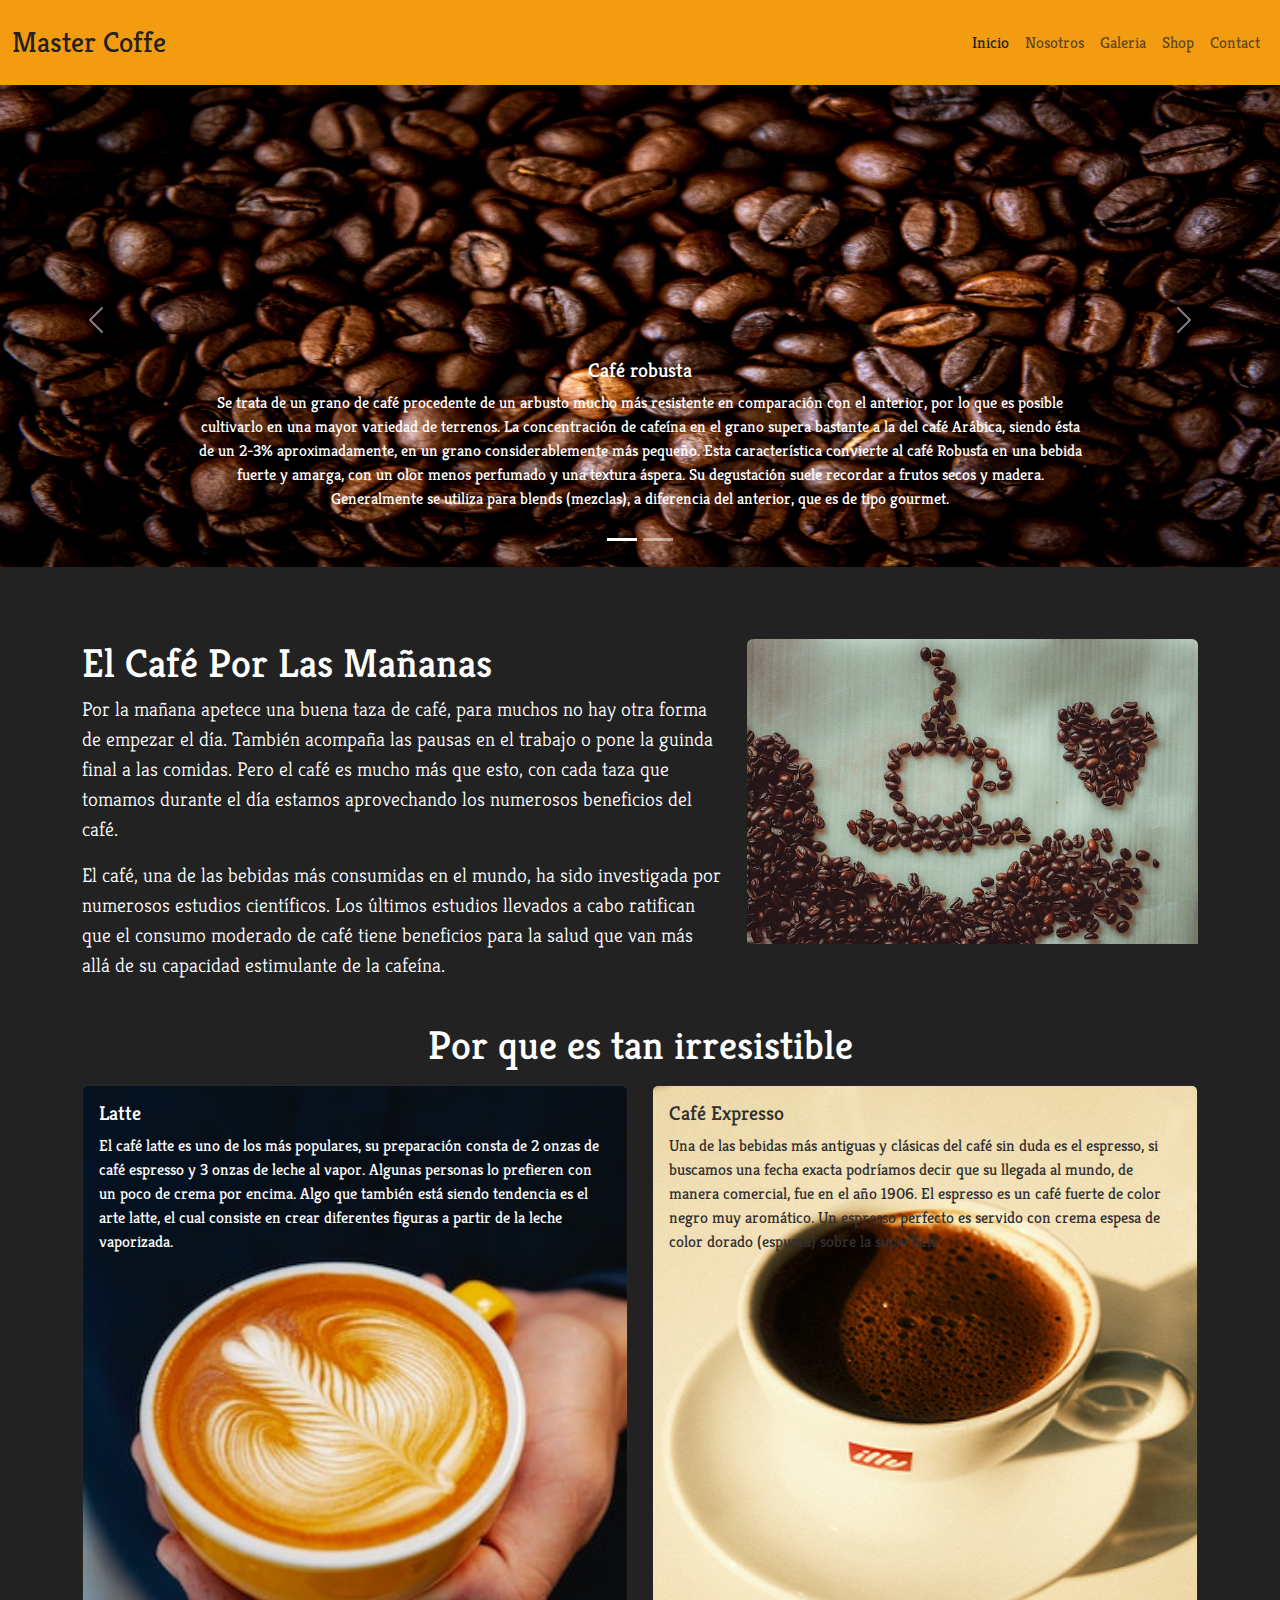
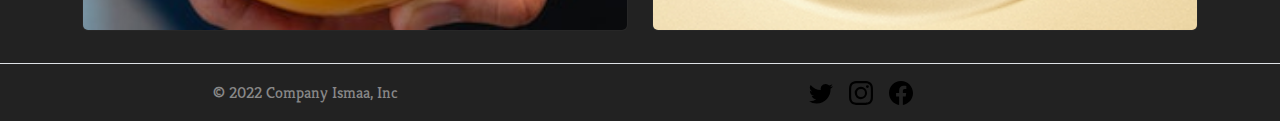
<file: index.html>
<!DOCTYPE html>
<html lang="es">
  <head>
    <meta charset="UTF-8" />
    <meta http-equiv="X-UA-Compatible" content="IE=edge" />
    <meta name="viewport" content="width=device-width, initial-scale=1.0" />
    <link rel="shortcut icon" href="images/pngwing.com.png" type="image/x-icon"/>
    <link rel="preconnect" href="https://fonts.googleapis.com">
    <link rel="preconnect" href="https://fonts.gstatic.com" crossorigin>
    <link href="https://fonts.googleapis.com/css2?family=Kreon:wght@300;400;500;600;700&display=swap" rel="stylesheet"> 
    <title>Inicio</title>
    <!--Bootstrap-->
    <link
      href="https://cdn.jsdelivr.net/npm/bootstrap@5.2.3/dist/css/bootstrap.min.css"
      rel="stylesheet"
      integrity="sha384-rbsA2VBKQhggwzxH7pPCaAqO46MgnOM80zW1RWuH61DGLwZJEdK2Kadq2F9CUG65"
      crossorigin="anonymous"/>
    <link rel="stylesheet" href="css/main.css" />
    <link rel="stylesheet" href="css/bootstrap.min.css" />
  </head>
  <body>
    <!--Iconos vectoriales-->
    <svg xmlns="http://www.w3.org/2000/svg" style="display: none;">      
      <symbol id="facebook" viewBox="0 0 16 16">
        <path d="M16 8.049c0-4.446-3.582-8.05-8-8.05C3.58 0-.002 3.603-.002 8.05c0 4.017 2.926 7.347 6.75 7.951v-5.625h-2.03V8.05H6.75V6.275c0-2.017 1.195-3.131 3.022-3.131.876 0 1.791.157 1.791.157v1.98h-1.009c-.993 0-1.303.621-1.303 1.258v1.51h2.218l-.354 2.326H9.25V16c3.824-.604 6.75-3.934 6.75-7.951z"/>
      </symbol>
      <symbol id="instagram" viewBox="0 0 16 16">
          <path d="M8 0C5.829 0 5.556.01 4.703.048 3.85.088 3.269.222 2.76.42a3.917 3.917 0 0 0-1.417.923A3.927 3.927 0 0 0 .42 2.76C.222 3.268.087 3.85.048 4.7.01 5.555 0 5.827 0 8.001c0 2.172.01 2.444.048 3.297.04.852.174 1.433.372 1.942.205.526.478.972.923 1.417.444.445.89.719 1.416.923.51.198 1.09.333 1.942.372C5.555 15.99 5.827 16 8 16s2.444-.01 3.298-.048c.851-.04 1.434-.174 1.943-.372a3.916 3.916 0 0 0 1.416-.923c.445-.445.718-.891.923-1.417.197-.509.332-1.09.372-1.942C15.99 10.445 16 10.173 16 8s-.01-2.445-.048-3.299c-.04-.851-.175-1.433-.372-1.941a3.926 3.926 0 0 0-.923-1.417A3.911 3.911 0 0 0 13.24.42c-.51-.198-1.092-.333-1.943-.372C10.443.01 10.172 0 7.998 0h.003zm-.717 1.442h.718c2.136 0 2.389.007 3.232.046.78.035 1.204.166 1.486.275.373.145.64.319.92.599.28.28.453.546.598.92.11.281.24.705.275 1.485.039.843.047 1.096.047 3.231s-.008 2.389-.047 3.232c-.035.78-.166 1.203-.275 1.485a2.47 2.47 0 0 1-.599.919c-.28.28-.546.453-.92.598-.28.11-.704.24-1.485.276-.843.038-1.096.047-3.232.047s-2.39-.009-3.233-.047c-.78-.036-1.203-.166-1.485-.276a2.478 2.478 0 0 1-.92-.598 2.48 2.48 0 0 1-.6-.92c-.109-.281-.24-.705-.275-1.485-.038-.843-.046-1.096-.046-3.233 0-2.136.008-2.388.046-3.231.036-.78.166-1.204.276-1.486.145-.373.319-.64.599-.92.28-.28.546-.453.92-.598.282-.11.705-.24 1.485-.276.738-.034 1.024-.044 2.515-.045v.002zm4.988 1.328a.96.96 0 1 0 0 1.92.96.96 0 0 0 0-1.92zm-4.27 1.122a4.109 4.109 0 1 0 0 8.217 4.109 4.109 0 0 0 0-8.217zm0 1.441a2.667 2.667 0 1 1 0 5.334 2.667 2.667 0 0 1 0-5.334z"/>
      </symbol>
      <symbol id="twitter" viewBox="0 0 16 16">
        <path d="M5.026 15c6.038 0 9.341-5.003 9.341-9.334 0-.14 0-.282-.006-.422A6.685 6.685 0 0 0 16 3.542a6.658 6.658 0 0 1-1.889.518 3.301 3.301 0 0 0 1.447-1.817 6.533 6.533 0 0 1-2.087.793A3.286 3.286 0 0 0 7.875 6.03a9.325 9.325 0 0 1-6.767-3.429 3.289 3.289 0 0 0 1.018 4.382A3.323 3.323 0 0 1 .64 6.575v.045a3.288 3.288 0 0 0 2.632 3.218 3.203 3.203 0 0 1-.865.115 3.23 3.23 0 0 1-.614-.057 3.283 3.283 0 0 0 3.067 2.277A6.588 6.588 0 0 1 .78 13.58a6.32 6.32 0 0 1-.78-.045A9.344 9.344 0 0 0 5.026 15z"/>
      </symbol>
    </svg>
    <!--Fin Iconos vectoriales-->

    <!--Inicio Navbar-->
    
    <div class="container-fluid menu">      
        <nav class="navbar navbar-expand-lg bg-warning fixed-top">
          <div class="container-fluid">
            <a class="navbar-brand" href="/index.html">Master Coffe</a>
            <button
              class="navbar-toggler"
              type="button"
              data-bs-toggle="collapse"
              data-bs-target="#navbarSupportedContent"
              aria-controls="navbarSupportedContent"
              aria-expanded="false"
              aria-label="Toggle navigation">
              <span class="navbar-toggler-icon"></span>
            </button>
            <div class="collapse navbar-collapse" id="navbarSupportedContent">
              <ul class="navbar-nav ms-auto mb-2 mb-lg-0">
                <li class="nav-item">
                  <a class="nav-link active" aria-current="page" href="index.html">Inicio</a>
                </li>
                <li class="nav-item">            
                  <a class="nav-link" href="pages/nosotros.html">Nosotros</a>
                </li>
                <li class="nav-item">            
                    <a class="nav-link" href="pages/galeria.html">Galeria</a>
                  </li>
                   <li class="nav-item">            
                    <a class="nav-link" href="pages/shop.html">Shop</a>
                  </li>
                  <li class="nav-item">            
                    <a class="nav-link" href="pages/contact.html">Contact</a>
                  </li>                             
                </li>
              </ul>
            </div>
          </div>
        </nav>      
    </div>
    <!--Fin de la navbar-->

    <!--Inicio slider-->
    <div
      id="carouselExampleCaptions"
      class="carousel slide"
      data-bs-ride="false">
      <div class="carousel-indicators">
        <button
          type="button"
          data-bs-target="#carouselExampleCaptions"
          data-bs-slide-to="0"
          class="active"
          aria-current="true"
          aria-label="Slide 1"
        ></button>
        <button
          type="button"
          data-bs-target="#carouselExampleCaptions"
          data-bs-slide-to="1"
          aria-label="Slide 2"
        ></button>
      </div>
      <div class="carousel-inner">
        <div class="carousel-item active">
          <img
            src="images/pexels-magda-ehlers-4098880.jpg"
            class="d-block w-100 img-fluid"/>
          <div class="carousel-caption d-none d-md-block">
            <h5>Café robusta</h5>
            <p>Se trata de un grano de café procedente de un arbusto mucho más resistente en comparación con el anterior, por lo que es posible cultivarlo en una mayor variedad de terrenos.
                La concentración de cafeína en el grano supera bastante a la del café Arábica, siendo ésta de un 2-3% aproximadamente, en un grano considerablemente más pequeño.
                Esta característica convierte al café Robusta en una bebida fuerte y amarga, con un olor menos perfumado y una textura áspera. Su degustación suele recordar a frutos secos y madera. Generalmente se utiliza para blends (mezclas), a diferencia del anterior, que es de tipo gourmet.</p>
          </div>
        </div>
        <div class="carousel-item">
          <img
            src="images/pexels-ave-calvar-martinez-4912395.jpg"
            class="d-block w-100 img-fluid"/>
          <div class="carousel-caption d-none d-md-block">
            <h5>Café arábica o arábigo</h5>
            <p>Es el tipo de grano que conquista hasta casi un 80% de la producción mundial, sin duda el rey de las tazas de café. Procedente del sur de Etiopía, en los primeros años de su cultivo únicamente se aprovechaban sus hojas para preparar té.

                La concentración de cafeína de estos granos, caracterizados por ser claros y grandes, es de un 1-1,5%, lo que supone un valor bajo. Su sabor es suave y agradable al paladar, que recuerda en ocasiones a aromas silvestres y frutos secos, incluso a toques ácidos. El café Arábica se considera de tipo gourmet.</p>
          </div>
        </div>
      </div>
      <button
        class="carousel-control-prev"
        type="button"
        data-bs-target="#carouselExampleCaptions"
        data-bs-slide="prev">
        <span class="carousel-control-prev-icon" aria-hidden="true"></span>
        <span class="visually-hidden">Previous</span>
      </button>
      <button
        class="carousel-control-next"
        type="button"
        data-bs-target="#carouselExampleCaptions"
        data-bs-slide="next">
        <span class="carousel-control-next-icon" aria-hidden="true"></span>
        <span class="visually-hidden">Next</span>
      </button>
    </div>
    <!--Fin del slider-->
    <!--Inicio contedorr-->

    <div class="container">
      <div class="row mt-5">
        <div class="col-12 col-md-7">
          <h2>El Café Por Las Mañanas</h2>
          <p class="lead">
            Por la mañana apetece una buena taza de café, para muchos no hay otra forma de empezar el día. También acompaña las pausas en el trabajo o pone la guinda final a las comidas. Pero el café es mucho más que esto, con cada taza que tomamos durante el día estamos aprovechando los numerosos beneficios del café.
          </p>
          <p class="lead">
            El café, una de las bebidas más consumidas en el mundo, ha sido investigada por numerosos estudios científicos. Los últimos estudios llevados a cabo ratifican que el consumo moderado de café tiene beneficios para la salud que van más allá de su capacidad estimulante de la cafeína.
          </p>          
        </div>
        <div class="col-12 col-md-5">
          <img
            src="images/pexels-samer-daboul-1005427.jpg"
            class="img-fluid rounded-top"/>
        </div>
      </div>
      <figure class="text-center">
        <blockquote class="blockquote">
            <h2 class="mt-4">Por que es tan irresistible</h2>
        </blockquote>        
      </figure>
      <div class="row">
        <div class="col-12 col-md-6">
            <div class="card text-bg-dark">
                <img src="images/pexels-tim-douglas-6205625(1).jpg" class="card-img">
                <div class="card-img-overlay">
                  <h5 class="card-title">Latte</h5>
                  <p class="card-text">El café latte es uno de los más populares, su preparación consta de 2 onzas de café espresso y 3 onzas de leche al vapor. Algunas personas lo prefieren con un poco de crema por encima.

                    Algo que también está siendo tendencia es el arte latte, el cual consiste en crear diferentes figuras a partir de la leche vaporizada.</p>
                  
                </div>
              </div>
        </div>
        <div class="col-12 col-md-6">
            <div class="card text-bg-dark">
                <img src="images/espresso.png" class="card-img">
                <div class="card-img-overlay">
                  <h5 class="card-title text-dark">Café Expresso</h5>
                  <p class="card-text text-dark">Una de las bebidas más antiguas y clásicas del café sin duda es el espresso, si buscamos una fecha exacta podríamos decir que su llegada al mundo, de manera comercial, fue en el año 1906.

                    El espresso es un café fuerte de color negro muy aromático. Un espresso perfecto es servido con crema espesa de color dorado (espuma) sobre la superficie.</p>                  
                </div>
              </div>
        </div>
    </div>      
 </div> 
 <!--Fin de contenedor-->     

    <!--Inicio footer-->
 
  <footer class="d-flex flex-wrap justify-content-center align-items-center py-3 my-2 border-top">
    <div class="col-md-4 d-flex align-items-center">      
      <span class="mb-3 mb-md-0 text-muted">&copy; 2022 Company Ismaa, Inc</span>
    </div>
    <ul class="nav col-md-4 justify-content-center list-unstyled d-flex">
      <li class="ms-3"><a class="text-muted" href="#"><svg class="bi" width="24" height="24"><use xlink:href="#twitter"/></svg></a></li>
      <li class="ms-3"><a class="text-muted" href="#"><svg class="bi" width="24" height="24"><use xlink:href="#instagram"/></svg></a></li>
      <li class="ms-3"><a class="text-muted" href="#"><svg class="bi" width="24" height="24"><use xlink:href="#facebook"/></svg></a></li>
    </ul>
  </footer>
  <!--Termina el footer-->

<script src="https://cdn.jsdelivr.net/npm/bootstrap@5.2.3/dist/js/bootstrap.bundle.min.js"
      integrity="sha384-kenU1KFdBIe4zVF0s0G1M5b4hcpxyD9F7jL+jjXkk+Q2h455rYXK/7HAuoJl+0I4"
      crossorigin="anonymous">
    </script>
  </body>
 
</html>
</file>
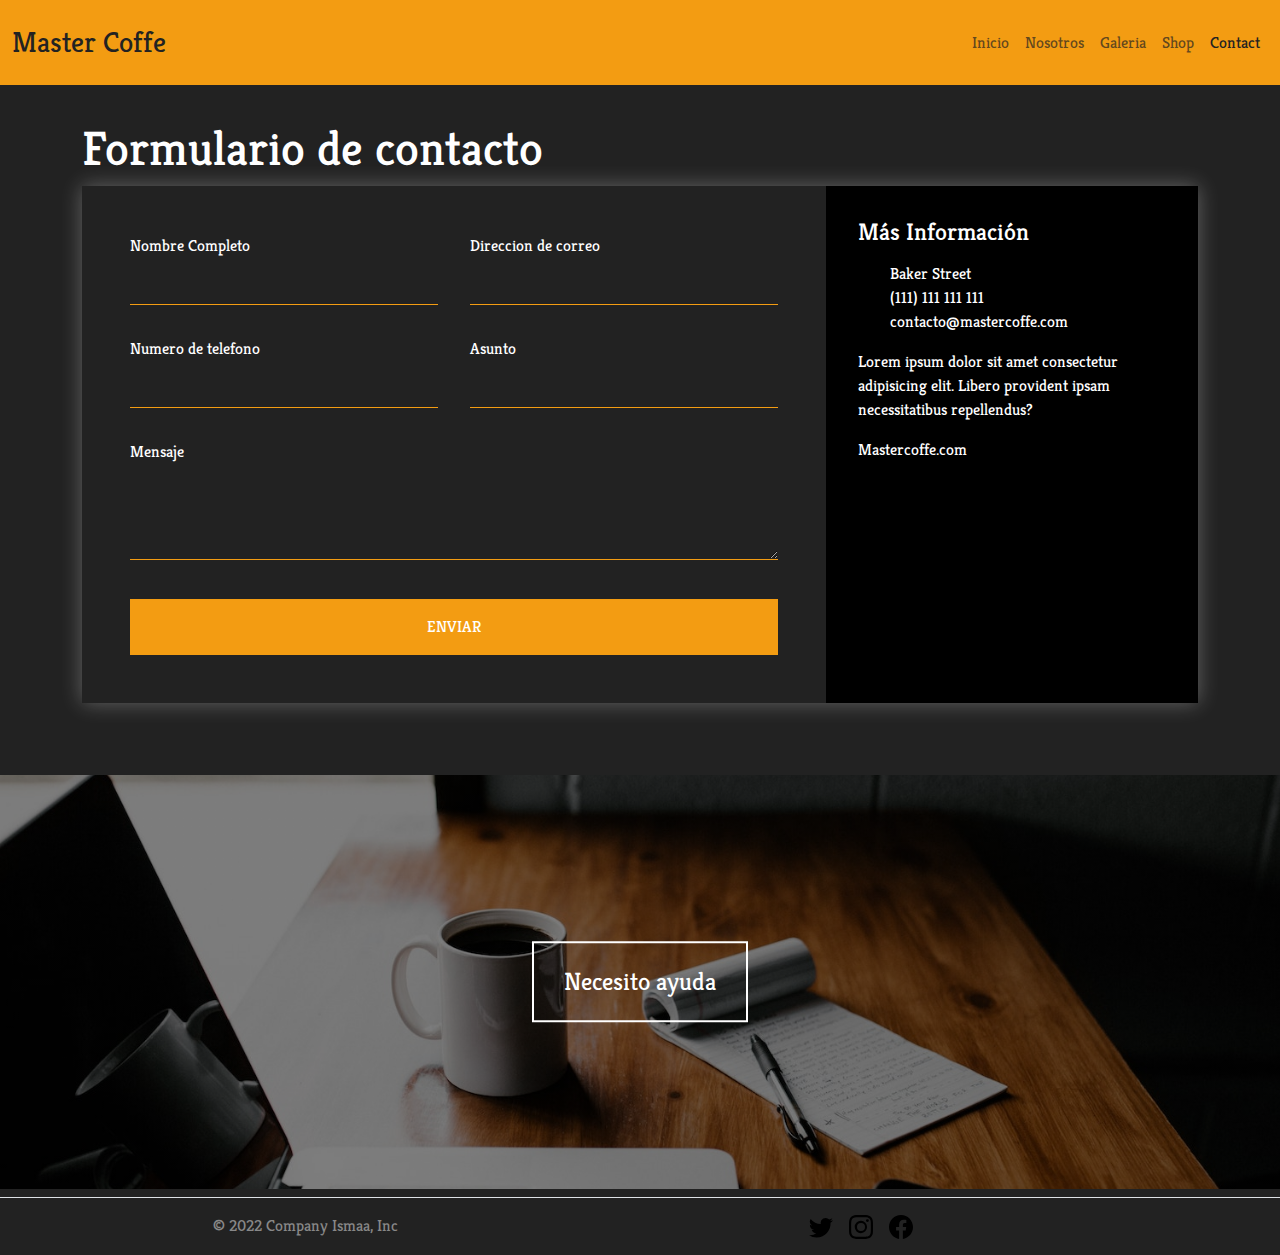
<file: pages/contact.html>
<!DOCTYPE html>
<html lang="es">
  <head>
    <meta charset="UTF-8" />
    <meta http-equiv="X-UA-Compatible" content="IE=edge" />
    <meta name="viewport" content="width=device-width, initial-scale=1.0" />
    <link rel="shortcut icon" href="../images/pngwing.com.png" type="image/x-icon"/>
    <link rel="preconnect" href="https://fonts.googleapis.com">
    <link rel="preconnect" href="https://fonts.gstatic.com" crossorigin>
    <link href="https://fonts.googleapis.com/css2?family=Kreon:wght@300;400;500;600;700&display=swap" rel="stylesheet"> 
    <link rel="stylesheet" href="https://cdnjs.cloudflare.com/ajax/libs/animate.css/3.7.0/animate.min.css">
    <link rel="stylesheet" href="https://use.fontawesome.com/releases/v5.8.1/css/all.css" integrity="sha384-50oBUHEmvpQ+1lW4y57PTFmhCaXp0ML5d60M1M7uH2+nqUivzIebhndOJK28anvf" crossorigin="anonymous">
    <title>Contact</title>
    <!--Bootstrap-->
    <link rel="stylesheet" href="https://cdn.jsdelivr.net/npm/bootstrap-icons@1.10.2/font/bootstrap-icons.css">
    <link
      href="https://cdn.jsdelivr.net/npm/bootstrap@5.2.3/dist/css/bootstrap.min.css"
      rel="stylesheet"
      integrity="sha384-rbsA2VBKQhggwzxH7pPCaAqO46MgnOM80zW1RWuH61DGLwZJEdK2Kadq2F9CUG65"
      crossorigin="anonymous"/>
    <link rel="stylesheet" href="../css/main.css" />
    <link rel="stylesheet" href="../css/bootstrap.min.css" />
  </head>
  <body>
    <!--Iconos vectoriales-->
    <svg xmlns="http://www.w3.org/2000/svg" style="display: none;">           
        <symbol id="facebook" viewBox="0 0 16 16">
          <path d="M16 8.049c0-4.446-3.582-8.05-8-8.05C3.58 0-.002 3.603-.002 8.05c0 4.017 2.926 7.347 6.75 7.951v-5.625h-2.03V8.05H6.75V6.275c0-2.017 1.195-3.131 3.022-3.131.876 0 1.791.157 1.791.157v1.98h-1.009c-.993 0-1.303.621-1.303 1.258v1.51h2.218l-.354 2.326H9.25V16c3.824-.604 6.75-3.934 6.75-7.951z"/>
        </symbol>
        <symbol id="instagram" viewBox="0 0 16 16">
            <path d="M8 0C5.829 0 5.556.01 4.703.048 3.85.088 3.269.222 2.76.42a3.917 3.917 0 0 0-1.417.923A3.927 3.927 0 0 0 .42 2.76C.222 3.268.087 3.85.048 4.7.01 5.555 0 5.827 0 8.001c0 2.172.01 2.444.048 3.297.04.852.174 1.433.372 1.942.205.526.478.972.923 1.417.444.445.89.719 1.416.923.51.198 1.09.333 1.942.372C5.555 15.99 5.827 16 8 16s2.444-.01 3.298-.048c.851-.04 1.434-.174 1.943-.372a3.916 3.916 0 0 0 1.416-.923c.445-.445.718-.891.923-1.417.197-.509.332-1.09.372-1.942C15.99 10.445 16 10.173 16 8s-.01-2.445-.048-3.299c-.04-.851-.175-1.433-.372-1.941a3.926 3.926 0 0 0-.923-1.417A3.911 3.911 0 0 0 13.24.42c-.51-.198-1.092-.333-1.943-.372C10.443.01 10.172 0 7.998 0h.003zm-.717 1.442h.718c2.136 0 2.389.007 3.232.046.78.035 1.204.166 1.486.275.373.145.64.319.92.599.28.28.453.546.598.92.11.281.24.705.275 1.485.039.843.047 1.096.047 3.231s-.008 2.389-.047 3.232c-.035.78-.166 1.203-.275 1.485a2.47 2.47 0 0 1-.599.919c-.28.28-.546.453-.92.598-.28.11-.704.24-1.485.276-.843.038-1.096.047-3.232.047s-2.39-.009-3.233-.047c-.78-.036-1.203-.166-1.485-.276a2.478 2.478 0 0 1-.92-.598 2.48 2.48 0 0 1-.6-.92c-.109-.281-.24-.705-.275-1.485-.038-.843-.046-1.096-.046-3.233 0-2.136.008-2.388.046-3.231.036-.78.166-1.204.276-1.486.145-.373.319-.64.599-.92.28-.28.546-.453.92-.598.282-.11.705-.24 1.485-.276.738-.034 1.024-.044 2.515-.045v.002zm4.988 1.328a.96.96 0 1 0 0 1.92.96.96 0 0 0 0-1.92zm-4.27 1.122a4.109 4.109 0 1 0 0 8.217 4.109 4.109 0 0 0 0-8.217zm0 1.441a2.667 2.667 0 1 1 0 5.334 2.667 2.667 0 0 1 0-5.334z"/>
        </symbol>
        <symbol id="twitter" viewBox="0 0 16 16">
          <path d="M5.026 15c6.038 0 9.341-5.003 9.341-9.334 0-.14 0-.282-.006-.422A6.685 6.685 0 0 0 16 3.542a6.658 6.658 0 0 1-1.889.518 3.301 3.301 0 0 0 1.447-1.817 6.533 6.533 0 0 1-2.087.793A3.286 3.286 0 0 0 7.875 6.03a9.325 9.325 0 0 1-6.767-3.429 3.289 3.289 0 0 0 1.018 4.382A3.323 3.323 0 0 1 .64 6.575v.045a3.288 3.288 0 0 0 2.632 3.218 3.203 3.203 0 0 1-.865.115 3.23 3.23 0 0 1-.614-.057 3.283 3.283 0 0 0 3.067 2.277A6.588 6.588 0 0 1 .78 13.58a6.32 6.32 0 0 1-.78-.045A9.344 9.344 0 0 0 5.026 15z"/>
        </symbol>
      </svg>
      <!--Fin Iconos vectoriales-->
  
      <!--Inicio Navbar-->
      <div class="container-fluid menu">      
        <nav class="navbar navbar-expand-lg bg-warning fixed-top">
          <div class="container-fluid">
            <a class="navbar-brand" href="../index.html">Master Coffe</a>
            <button
              class="navbar-toggler"
              type="button"
              data-bs-toggle="collapse"
              data-bs-target="#navbarSupportedContent"
              aria-controls="navbarSupportedContent"
              aria-expanded="false"
              aria-label="Toggle navigation">
              <span class="navbar-toggler-icon"></span>
            </button>
            <div class="collapse navbar-collapse" id="navbarSupportedContent">
              <ul class="navbar-nav ms-auto mb-2 mb-lg-0">
                <li class="nav-item">
                  <a class="nav-link" aria-current="page" href="../index.html">Inicio</a>
                </li>
                <li class="nav-item">            
                  <a class="nav-link" href="nosotros.html">Nosotros</a>
                </li>
                <li class="nav-item">            
                    <a class="nav-link" href="galeria.html">Galeria</a>
                  </li>
                   <li class="nav-item">            
                    <a class="nav-link" href="shop.html">Shop</a>
                  </li>
                  <li class="nav-item">            
                    <a class="nav-link active" href="contact.html">Contact</a>
                  </li>                                              
                </li>
              </ul>
            </div>
          </div>
        </nav>      
    </div>
      <!--Fin de la navbar-->
       
      <!-- Comienza Formulario de Contacto-->
      <div class="container mt-4 ">  

        <h1 class="logo">Formulario de contacto</h1>
        
        <div class="contact-wrapper animated bounceInUp">
            <div class="contact-form">
                
                <form action="">
                    <p>
                        <label>Nombre Completo</label>
                        <input type="text" name="fullname">
                    </p>
                    <p>
                        <label>Direccion de correo</label>
                        <input type="email" name="email">
                    </p>
                    <p>
                        <label>Numero de telefono</label>
                        <input type="tel" name="phone">
                    </p>
                    <p>
                        <label>Asunto</label>
                        <input type="text" name="affair">
                    </p>
                    <p class="block">
                       <label>Mensaje</label> 
                        <textarea name="message" rows="3"></textarea>
                    </p>
                    <p class="block">
                        <button>
                            Enviar
                        </button>
                    </p>
                </form>
            </div>
            <div class="contact-info">
                <h4>Más Información</h4>
                <ul>
                    <li><i class="fas fa-map-marker-alt"></i> Baker Street</li>
                    <li><i class="fas fa-phone"></i> (111) 111 111 111</li>
                    <li><i class="fas fa-envelope-open-text"></i> contacto@mastercoffe.com</li>
                </ul>
                <p>Lorem ipsum dolor sit amet consectetur adipisicing elit. Libero provident ipsam necessitatibus repellendus?</p>
                <p>Mastercoffe.com</p>
            </div>
        </div>

    </div>
      <!--Fin del formulario-->
      <!-- Imagen de fondo hero-->
      <div class="hero-image2 mt-5">
        <div class="hero-text2">                      
          <a class="boton" href="contact.html">Necesito ayuda</a>             
        </div>
      </div>
      <!--fin Imagen de fondo hero-->
      <!--Inicio footer--> 
  <footer class="d-flex flex-wrap justify-content-center align-items-center py-3 my-2 border-top">
    <div class="col-md-4 d-flex align-items-center">      
      <span class="mb-3 mb-md-0 text-muted">&copy; 2022 Company Ismaa, Inc</span>
    </div>
    <ul class="nav col-md-4 justify-content-center list-unstyled d-flex">
      <li class="ms-3"><a class="text-muted" href="#"><svg class="bi" width="24" height="24"><use xlink:href="#twitter"/></svg></a></li>
      <li class="ms-3"><a class="text-muted" href="#"><svg class="bi" width="24" height="24"><use xlink:href="#instagram"/></svg></a></li>
      <li class="ms-3"><a class="text-muted" href="#"><svg class="bi" width="24" height="24"><use xlink:href="#facebook"/></svg></a></li>
    </ul>
  </footer>
  <!--Termina el footer-->

<script src="https://cdn.jsdelivr.net/npm/bootstrap@5.2.3/dist/js/bootstrap.bundle.min.js"
      integrity="sha384-kenU1KFdBIe4zVF0s0G1M5b4hcpxyD9F7jL+jjXkk+Q2h455rYXK/7HAuoJl+0I4"
      crossorigin="anonymous">
    </script>
  </body>
</html>
</file>
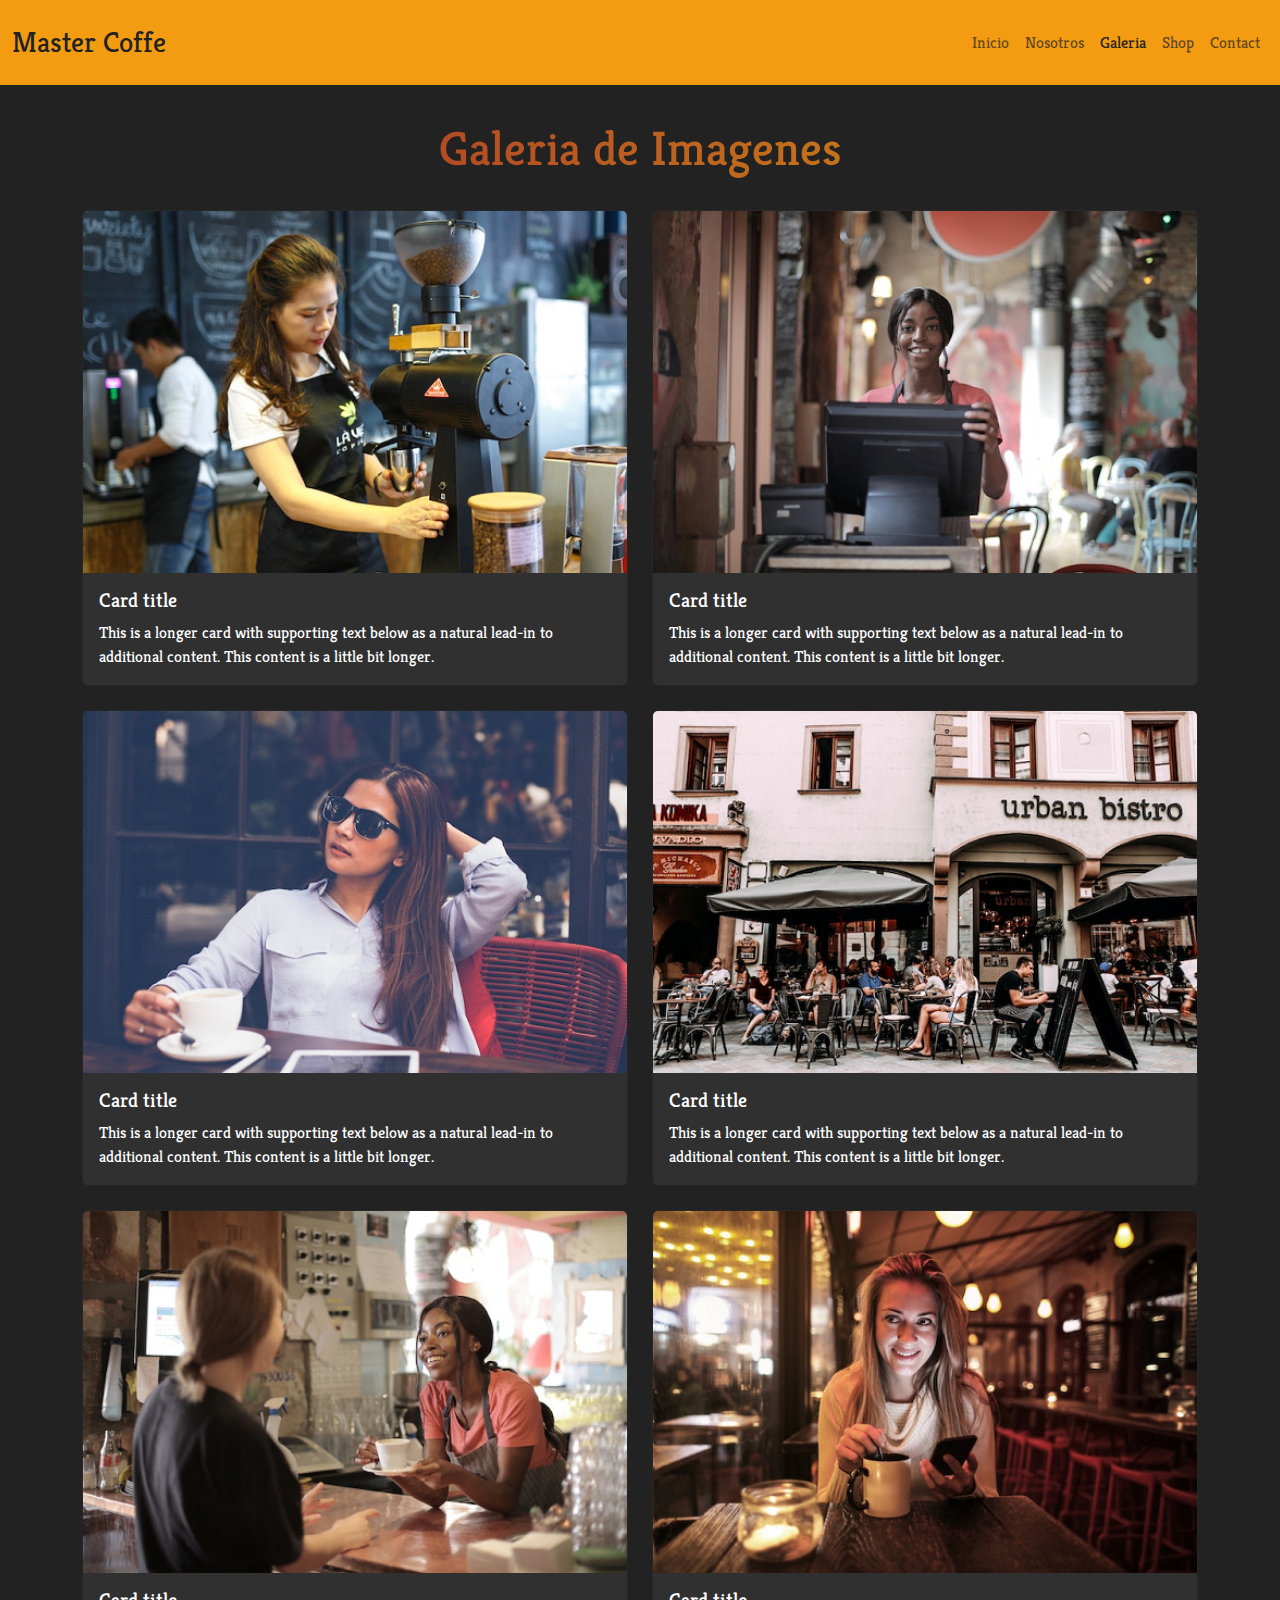
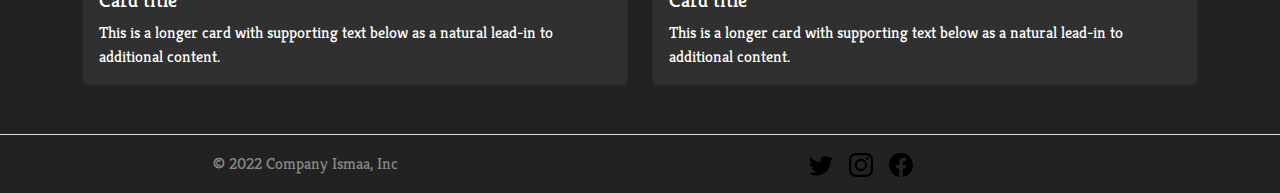
<file: pages/galeria.html>
<!DOCTYPE html>
<html lang="es">
  <head>
    <meta charset="UTF-8" />
    <meta http-equiv="X-UA-Compatible" content="IE=edge" />
    <meta name="viewport" content="width=device-width, initial-scale=1.0" />
    <link rel="shortcut icon" href="../images/pngwing.com.png" type="image/x-icon"/>
    <link rel="preconnect" href="https://fonts.googleapis.com">
    <link rel="preconnect" href="https://fonts.gstatic.com" crossorigin>
    <link href="https://fonts.googleapis.com/css2?family=Kreon:wght@300;400;500;600;700&display=swap" rel="stylesheet"> 
    <title>Galeria</title>
    <!--Bootstrap-->
    <link
      href="https://cdn.jsdelivr.net/npm/bootstrap@5.2.3/dist/css/bootstrap.min.css"
      rel="stylesheet"
      integrity="sha384-rbsA2VBKQhggwzxH7pPCaAqO46MgnOM80zW1RWuH61DGLwZJEdK2Kadq2F9CUG65"
      crossorigin="anonymous"/>
    <link rel="stylesheet" href="../css/main.css" />
    <link rel="stylesheet" href="../css/bootstrap.min.css" />
  </head>
  <body>
    <!--Iconos vectoriales-->
    <svg xmlns="http://www.w3.org/2000/svg" style="display: none;">            
        <symbol id="facebook" viewBox="0 0 16 16">
          <path d="M16 8.049c0-4.446-3.582-8.05-8-8.05C3.58 0-.002 3.603-.002 8.05c0 4.017 2.926 7.347 6.75 7.951v-5.625h-2.03V8.05H6.75V6.275c0-2.017 1.195-3.131 3.022-3.131.876 0 1.791.157 1.791.157v1.98h-1.009c-.993 0-1.303.621-1.303 1.258v1.51h2.218l-.354 2.326H9.25V16c3.824-.604 6.75-3.934 6.75-7.951z"/>
        </symbol>
        <symbol id="instagram" viewBox="0 0 16 16">
            <path d="M8 0C5.829 0 5.556.01 4.703.048 3.85.088 3.269.222 2.76.42a3.917 3.917 0 0 0-1.417.923A3.927 3.927 0 0 0 .42 2.76C.222 3.268.087 3.85.048 4.7.01 5.555 0 5.827 0 8.001c0 2.172.01 2.444.048 3.297.04.852.174 1.433.372 1.942.205.526.478.972.923 1.417.444.445.89.719 1.416.923.51.198 1.09.333 1.942.372C5.555 15.99 5.827 16 8 16s2.444-.01 3.298-.048c.851-.04 1.434-.174 1.943-.372a3.916 3.916 0 0 0 1.416-.923c.445-.445.718-.891.923-1.417.197-.509.332-1.09.372-1.942C15.99 10.445 16 10.173 16 8s-.01-2.445-.048-3.299c-.04-.851-.175-1.433-.372-1.941a3.926 3.926 0 0 0-.923-1.417A3.911 3.911 0 0 0 13.24.42c-.51-.198-1.092-.333-1.943-.372C10.443.01 10.172 0 7.998 0h.003zm-.717 1.442h.718c2.136 0 2.389.007 3.232.046.78.035 1.204.166 1.486.275.373.145.64.319.92.599.28.28.453.546.598.92.11.281.24.705.275 1.485.039.843.047 1.096.047 3.231s-.008 2.389-.047 3.232c-.035.78-.166 1.203-.275 1.485a2.47 2.47 0 0 1-.599.919c-.28.28-.546.453-.92.598-.28.11-.704.24-1.485.276-.843.038-1.096.047-3.232.047s-2.39-.009-3.233-.047c-.78-.036-1.203-.166-1.485-.276a2.478 2.478 0 0 1-.92-.598 2.48 2.48 0 0 1-.6-.92c-.109-.281-.24-.705-.275-1.485-.038-.843-.046-1.096-.046-3.233 0-2.136.008-2.388.046-3.231.036-.78.166-1.204.276-1.486.145-.373.319-.64.599-.92.28-.28.546-.453.92-.598.282-.11.705-.24 1.485-.276.738-.034 1.024-.044 2.515-.045v.002zm4.988 1.328a.96.96 0 1 0 0 1.92.96.96 0 0 0 0-1.92zm-4.27 1.122a4.109 4.109 0 1 0 0 8.217 4.109 4.109 0 0 0 0-8.217zm0 1.441a2.667 2.667 0 1 1 0 5.334 2.667 2.667 0 0 1 0-5.334z"/>
        </symbol>
        <symbol id="twitter" viewBox="0 0 16 16">
          <path d="M5.026 15c6.038 0 9.341-5.003 9.341-9.334 0-.14 0-.282-.006-.422A6.685 6.685 0 0 0 16 3.542a6.658 6.658 0 0 1-1.889.518 3.301 3.301 0 0 0 1.447-1.817 6.533 6.533 0 0 1-2.087.793A3.286 3.286 0 0 0 7.875 6.03a9.325 9.325 0 0 1-6.767-3.429 3.289 3.289 0 0 0 1.018 4.382A3.323 3.323 0 0 1 .64 6.575v.045a3.288 3.288 0 0 0 2.632 3.218 3.203 3.203 0 0 1-.865.115 3.23 3.23 0 0 1-.614-.057 3.283 3.283 0 0 0 3.067 2.277A6.588 6.588 0 0 1 .78 13.58a6.32 6.32 0 0 1-.78-.045A9.344 9.344 0 0 0 5.026 15z"/>
        </symbol>
      </svg>
      <!--Fin Iconos vectoriales-->
  
      <!--Inicio Navbar-->
      
      <div class="container-fluid menu">      
        <nav class="navbar navbar-expand-lg bg-warning fixed-top">
          <div class="container-fluid">
            <a class="navbar-brand" href="../index.html">Master Coffe</a>
            <button
              class="navbar-toggler"
              type="button"
              data-bs-toggle="collapse"
              data-bs-target="#navbarSupportedContent"
              aria-controls="navbarSupportedContent"
              aria-expanded="false"
              aria-label="Toggle navigation">
              <span class="navbar-toggler-icon"></span>
            </button>
            <div class="collapse navbar-collapse" id="navbarSupportedContent">
              <ul class="navbar-nav ms-auto mb-2 mb-lg-0">
                <li class="nav-item">
                  <a class="nav-link" aria-current="page" href="../index.html">Inicio</a>
                </li>
                <li class="nav-item">            
                  <a class="nav-link" href="nosotros.html">Nosotros</a>
                </li>
                <li class="nav-item">            
                    <a class="nav-link active" href="galeria.html">Galeria</a>
                  </li>
                   <li class="nav-item">            
                    <a class="nav-link" href="shop.html">Shop</a>
                  </li>
                  <li class="nav-item">            
                    <a class="nav-link" href="contact.html">Contact</a>
                  </li>         
                </li>
              </ul>
            </div>
          </div>
        </nav>      
    </div>
      <!--Fin de la navbar-->
       <!--Inicio de galeria-->
       <div class="container">
        <h1 class="text-center animated-text py-4">Galeria de Imagenes</h1>
        <div class="row row-cols-1 row-cols-md-2 g-4">
          <div class="col">
            <div class="card">
              <img src="../images/1.png" class="card-img-top" alt="...">
              <div class="card-body">
                <h5 class="card-title">Card title</h5>
                <p class="card-text">This is a longer card with supporting text below as a natural lead-in to additional content. This content is a little bit longer.</p>
              </div>
            </div>
          </div>
          <div class="col">
            <div class="card">
              <img src="../images/3.png" class="card-img-top" alt="...">
              <div class="card-body">
                <h5 class="card-title">Card title</h5>
                <p class="card-text">This is a longer card with supporting text below as a natural lead-in to additional content. This content is a little bit longer.</p>
              </div>
            </div>
          </div>
          <div class="col">
            <div class="card">
              <img src="../images/5.png" class="card-img-top" alt="...">
              <div class="card-body">
                <h5 class="card-title">Card title</h5>
                <p class="card-text">This is a longer card with supporting text below as a natural lead-in to additional content. This content is a little bit longer.</p>
              </div>
            </div>
          </div>
          <div class="col">
            <div class="card">
              <img src="../images/2.png" class="card-img-top" alt="...">
              <div class="card-body">
                <h5 class="card-title">Card title</h5>
                <p class="card-text">This is a longer card with supporting text below as a natural lead-in to additional content. This content is a little bit longer.</p>
              </div>
            </div>
          </div>
          <div class="col">
            <div class="card">
              <img src="../images/4.png" class="card-img-top" alt="...">
              <div class="card-body">
                <h5 class="card-title">Card title</h5>
                <p class="card-text">This is a longer card with supporting text below as a natural lead-in to additional content.</p>
              </div>
            </div>
          </div>
          <div class="col">
            <div class="card">
              <img src="../images/6.png" class="card-img-top" alt="...">
              <div class="card-body">
                <h5 class="card-title">Card title</h5>
                <p class="card-text">This is a longer card with supporting text below as a natural lead-in to additional content.</p>
              </div>
            </div>
          </div>
        </div>
      </div>
        <!--Fin de la galeria-->
        <!--Inicio footer--> 
    <footer class="d-flex flex-wrap justify-content-center align-items-center py-3 my-4 border-top">
      <div class="col-md-4 d-flex align-items-center">      
        <span class="mb-3 mb-md-0 text-muted">&copy; 2022 Company Ismaa, Inc</span>
      </div>  
      <ul class="nav col-md-4 justify-content-center list-unstyled d-flex">
        <li class="ms-3"><a class="text-muted" href="#"><svg class="bi" width="24" height="24"><use xlink:href="#twitter"/></svg></a></li>
        <li class="ms-3"><a class="text-muted" href="#"><svg class="bi" width="24" height="24"><use xlink:href="#instagram"/></svg></a></li>
        <li class="ms-3"><a class="text-muted" href="#"><svg class="bi" width="24" height="24"><use xlink:href="#facebook"/></svg></a></li>
      </ul>
    </footer>
    <!--Termina el footer-->
  
  <script src="https://cdn.jsdelivr.net/npm/bootstrap@5.2.3/dist/js/bootstrap.bundle.min.js"
        integrity="sha384-kenU1KFdBIe4zVF0s0G1M5b4hcpxyD9F7jL+jjXkk+Q2h455rYXK/7HAuoJl+0I4"
        crossorigin="anonymous">
      </script>
              
  </body>
</html>
</file>
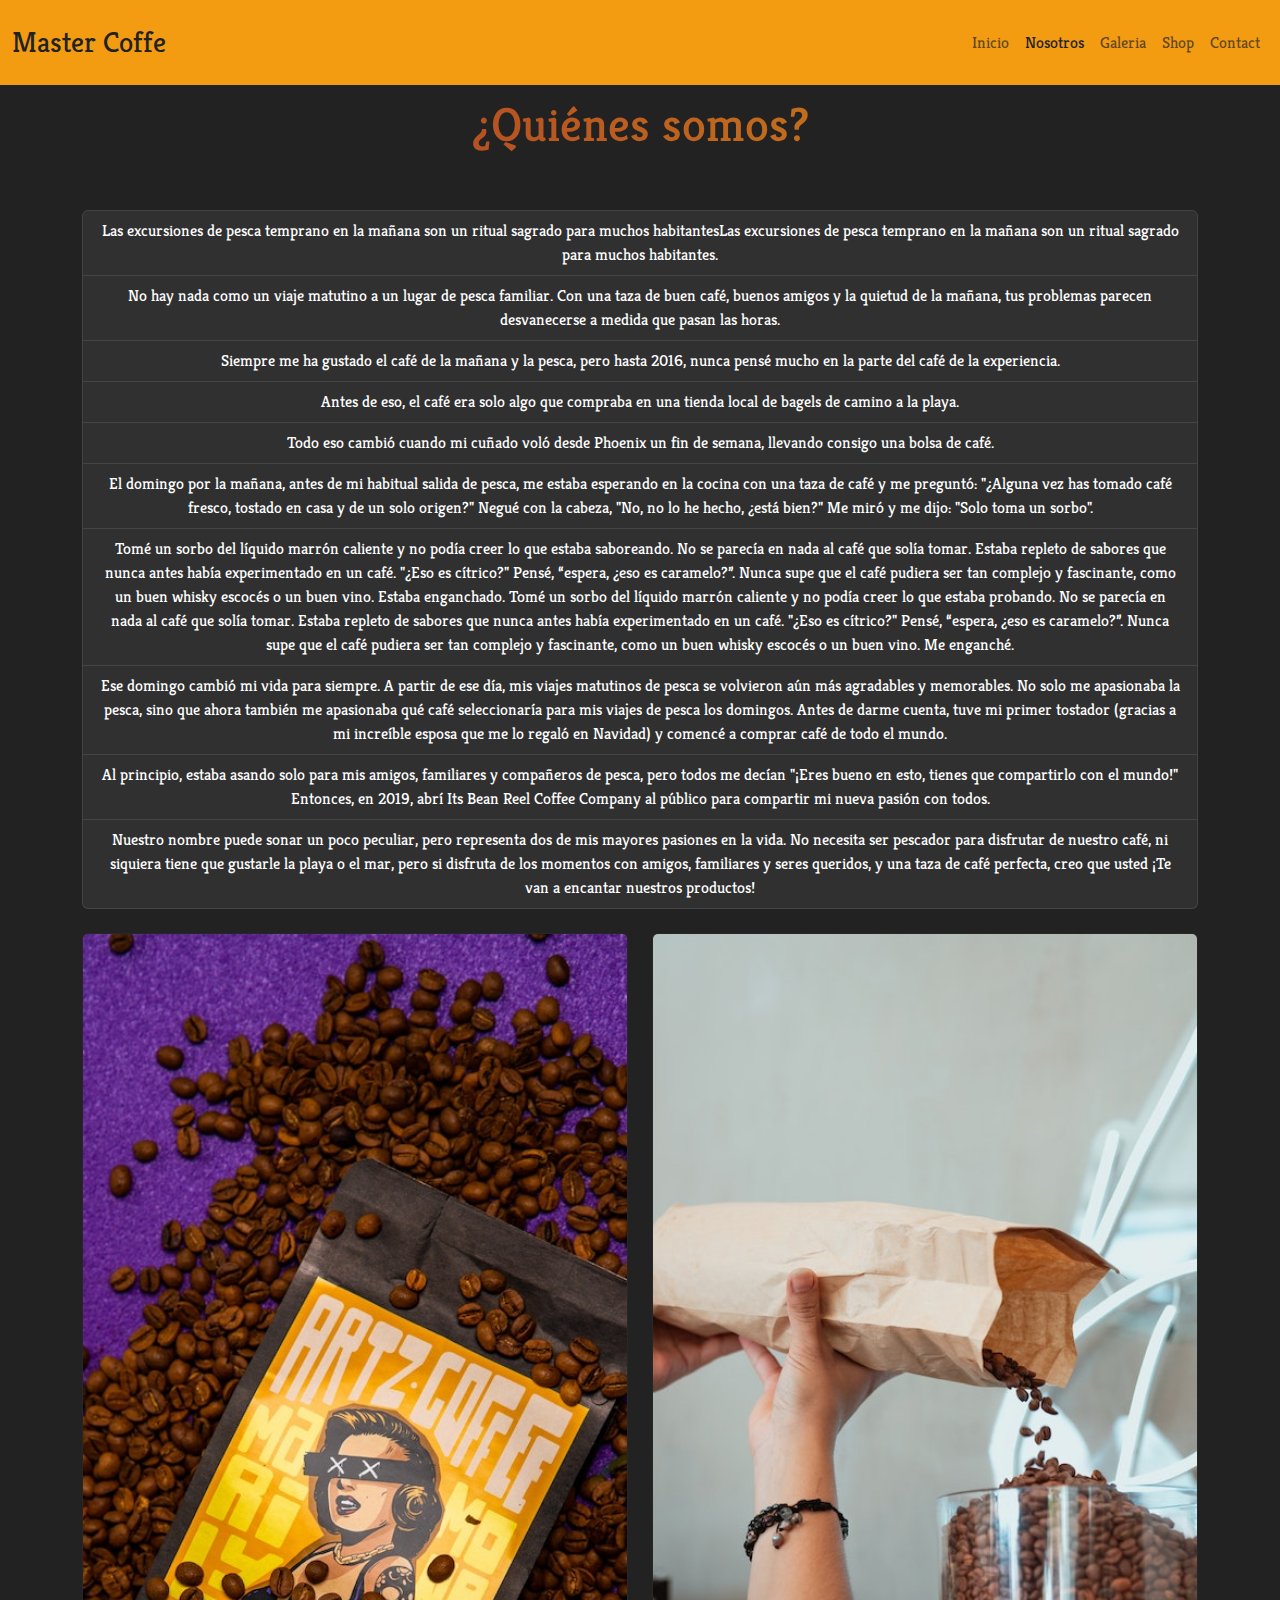
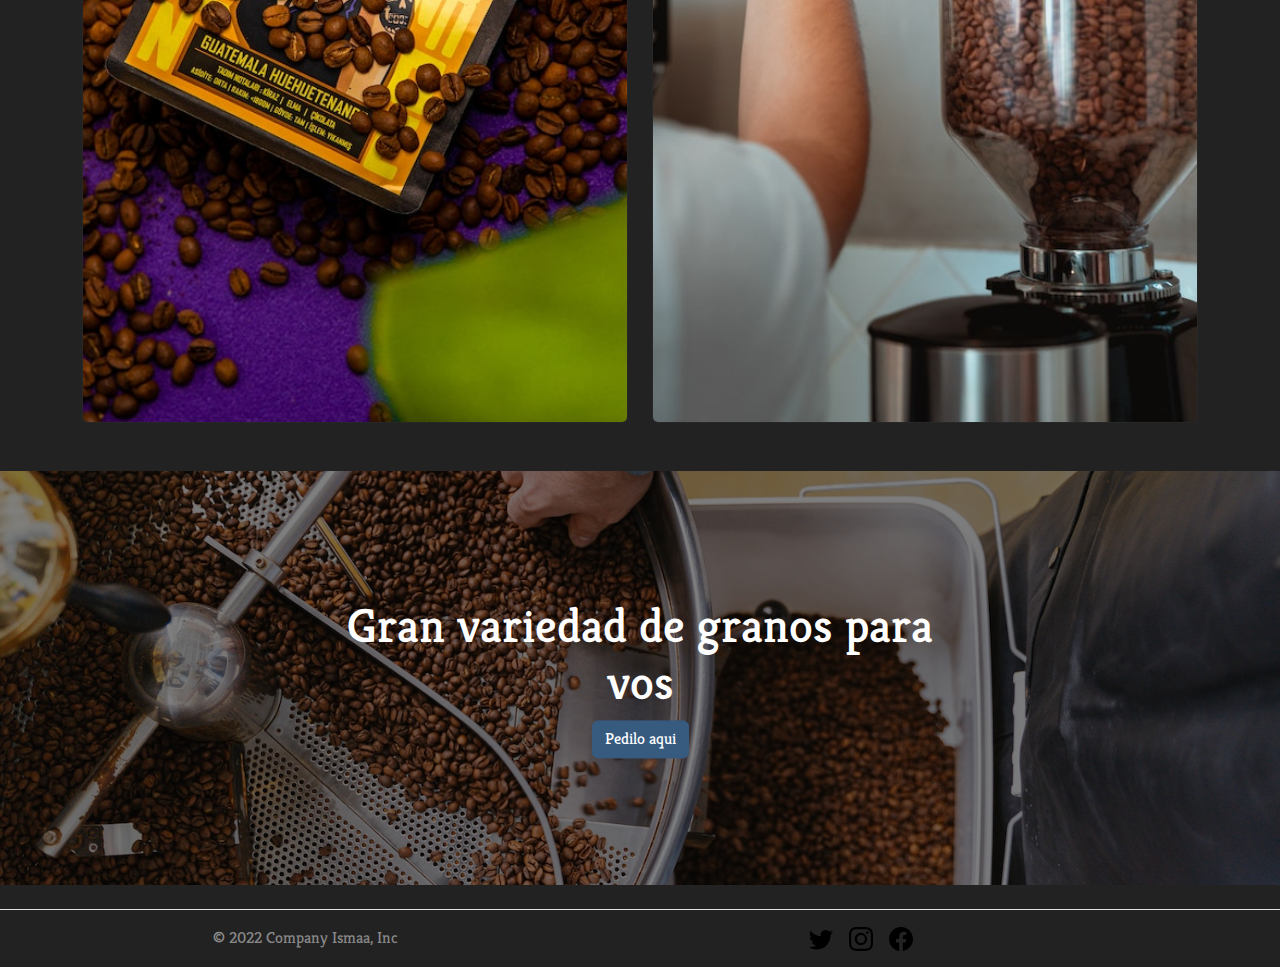
<file: pages/nosotros.html>
<!DOCTYPE html>
<html lang="es">
  <head>
    <meta charset="UTF-8" />
    <meta http-equiv="X-UA-Compatible" content="IE=edge" />
    <meta name="viewport" content="width=, initial-scale=1.0" />
    <link rel="shortcut icon" href="../images/pngwing.com.png" type="image/x-icon"/>
    <link rel="preconnect" href="https://fonts.googleapis.com">
    <link rel="preconnect" href="https://fonts.gstatic.com" crossorigin>
    <link href="https://fonts.googleapis.com/css2?family=Kreon:wght@300;400;500;600;700&display=swap" rel="stylesheet"> 
    <title>Nosotros</title>
    <!--Bootstrap-->
    <link
      href="https://cdn.jsdelivr.net/npm/bootstrap@5.2.3/dist/css/bootstrap.min.css"
      rel="stylesheet"
      integrity="sha384-rbsA2VBKQhggwzxH7pPCaAqO46MgnOM80zW1RWuH61DGLwZJEdK2Kadq2F9CUG65"
      crossorigin="anonymous"/>    
    <link rel="stylesheet" href="../css/main.css" />
    <link rel="stylesheet" href="../css/bootstrap.min.css" />   
    
  </head>
  <body>
    <!--Iconos vectoriales-->
    <svg xmlns="http://www.w3.org/2000/svg" style="display: none;">          
      <symbol id="facebook" viewBox="0 0 16 16">
        <path d="M16 8.049c0-4.446-3.582-8.05-8-8.05C3.58 0-.002 3.603-.002 8.05c0 4.017 2.926 7.347 6.75 7.951v-5.625h-2.03V8.05H6.75V6.275c0-2.017 1.195-3.131 3.022-3.131.876 0 1.791.157 1.791.157v1.98h-1.009c-.993 0-1.303.621-1.303 1.258v1.51h2.218l-.354 2.326H9.25V16c3.824-.604 6.75-3.934 6.75-7.951z"/>
      </symbol>
      <symbol id="instagram" viewBox="0 0 16 16">
          <path d="M8 0C5.829 0 5.556.01 4.703.048 3.85.088 3.269.222 2.76.42a3.917 3.917 0 0 0-1.417.923A3.927 3.927 0 0 0 .42 2.76C.222 3.268.087 3.85.048 4.7.01 5.555 0 5.827 0 8.001c0 2.172.01 2.444.048 3.297.04.852.174 1.433.372 1.942.205.526.478.972.923 1.417.444.445.89.719 1.416.923.51.198 1.09.333 1.942.372C5.555 15.99 5.827 16 8 16s2.444-.01 3.298-.048c.851-.04 1.434-.174 1.943-.372a3.916 3.916 0 0 0 1.416-.923c.445-.445.718-.891.923-1.417.197-.509.332-1.09.372-1.942C15.99 10.445 16 10.173 16 8s-.01-2.445-.048-3.299c-.04-.851-.175-1.433-.372-1.941a3.926 3.926 0 0 0-.923-1.417A3.911 3.911 0 0 0 13.24.42c-.51-.198-1.092-.333-1.943-.372C10.443.01 10.172 0 7.998 0h.003zm-.717 1.442h.718c2.136 0 2.389.007 3.232.046.78.035 1.204.166 1.486.275.373.145.64.319.92.599.28.28.453.546.598.92.11.281.24.705.275 1.485.039.843.047 1.096.047 3.231s-.008 2.389-.047 3.232c-.035.78-.166 1.203-.275 1.485a2.47 2.47 0 0 1-.599.919c-.28.28-.546.453-.92.598-.28.11-.704.24-1.485.276-.843.038-1.096.047-3.232.047s-2.39-.009-3.233-.047c-.78-.036-1.203-.166-1.485-.276a2.478 2.478 0 0 1-.92-.598 2.48 2.48 0 0 1-.6-.92c-.109-.281-.24-.705-.275-1.485-.038-.843-.046-1.096-.046-3.233 0-2.136.008-2.388.046-3.231.036-.78.166-1.204.276-1.486.145-.373.319-.64.599-.92.28-.28.546-.453.92-.598.282-.11.705-.24 1.485-.276.738-.034 1.024-.044 2.515-.045v.002zm4.988 1.328a.96.96 0 1 0 0 1.92.96.96 0 0 0 0-1.92zm-4.27 1.122a4.109 4.109 0 1 0 0 8.217 4.109 4.109 0 0 0 0-8.217zm0 1.441a2.667 2.667 0 1 1 0 5.334 2.667 2.667 0 0 1 0-5.334z"/>
      </symbol>
      <symbol id="twitter" viewBox="0 0 16 16">
        <path d="M5.026 15c6.038 0 9.341-5.003 9.341-9.334 0-.14 0-.282-.006-.422A6.685 6.685 0 0 0 16 3.542a6.658 6.658 0 0 1-1.889.518 3.301 3.301 0 0 0 1.447-1.817 6.533 6.533 0 0 1-2.087.793A3.286 3.286 0 0 0 7.875 6.03a9.325 9.325 0 0 1-6.767-3.429 3.289 3.289 0 0 0 1.018 4.382A3.323 3.323 0 0 1 .64 6.575v.045a3.288 3.288 0 0 0 2.632 3.218 3.203 3.203 0 0 1-.865.115 3.23 3.23 0 0 1-.614-.057 3.283 3.283 0 0 0 3.067 2.277A6.588 6.588 0 0 1 .78 13.58a6.32 6.32 0 0 1-.78-.045A9.344 9.344 0 0 0 5.026 15z"/>
      </symbol>
    </svg>
    <!--Fin Iconos vectoriales-->

    <!--Inicio Navbar-->
    
    <div class="container-fluid menu">      
      <nav class="navbar navbar-expand-lg bg-warning fixed-top">
        <div class="container-fluid">
          <a class="navbar-brand" href="../index.html">Master Coffe</a>
          <button
            class="navbar-toggler"
            type="button"
            data-bs-toggle="collapse"
            data-bs-target="#navbarSupportedContent"
            aria-controls="navbarSupportedContent"
            aria-expanded="false"
            aria-label="Toggle navigation">
            <span class="navbar-toggler-icon"></span>
          </button>
          <div class="collapse navbar-collapse" id="navbarSupportedContent">
            <ul class="navbar-nav ms-auto mb-2 mb-lg-0">
              <li class="nav-item">
                <a class="nav-link" aria-current="page" href="../index.html">Inicio</a>
              </li>
              <li class="nav-item">            
                <a class="nav-link active" href="nosotros.html">Nosotros</a>
              </li>
              <li class="nav-item">            
                  <a class="nav-link" href="galeria.html">Galeria</a>
                </li>
                 <li class="nav-item">            
                  <a class="nav-link" href="shop.html">Shop</a>
                </li>
                <li class="nav-item">            
                  <a class="nav-link" href="contact.html">Contact</a>
                </li>                                                 
              </li>
            </ul>
          </div>
        </div>
      </nav>    
  </div>
    <!--Fin de la navbar-->

    <!--Inicio Container-->
    
        <h1 class="text-center animated-text py-4">¿Quiénes somos?</h1>
        <div class="container">
            <div class="row">
                <div class="col text-center">
                    <ul class="list-group">
                        <li class="list-group-item">Las excursiones de pesca temprano en la mañana son un ritual sagrado para muchos habitantesLas excursiones de pesca temprano en la mañana son un ritual sagrado para muchos habitantes.</li>
                        <li class="list-group-item">No hay nada como un viaje matutino a un lugar de pesca familiar. Con una taza de buen café, buenos amigos y la quietud de la mañana, tus problemas parecen desvanecerse a medida que pasan las horas.</li>
                        <li class="list-group-item">Siempre me ha gustado el café de la mañana y la pesca, pero hasta 2016, nunca pensé mucho en la parte del café de la experiencia. </li>
                        <li class="list-group-item">Antes de eso, el café era solo algo que compraba en una tienda local de bagels de camino a la playa. </li>
                        <li class="list-group-item">Todo eso cambió cuando mi cuñado voló desde Phoenix un fin de semana, llevando consigo una bolsa de café.</li>
                        <li class="list-group-item">El domingo por la mañana, antes de mi habitual salida de pesca, me estaba esperando en la cocina con una taza de café y me preguntó: "¿Alguna vez has tomado café fresco, tostado en casa y de un solo origen?" Negué con la cabeza, "No, no lo he hecho, ¿está bien?" Me miró y me dijo: "Solo toma un sorbo".</li>
                        <li class="list-group-item">Tomé un sorbo del líquido marrón caliente y no podía creer lo que estaba saboreando. No se parecía en nada al café que solía tomar. Estaba repleto de sabores que nunca antes había experimentado en un café. "¿Eso es cítrico?" Pensé, “espera, ¿eso es caramelo?”. Nunca supe que el café pudiera ser tan complejo y fascinante, como un buen whisky escocés o un buen vino. Estaba enganchado. Tomé un sorbo del líquido marrón caliente y no podía creer lo que estaba probando. No se parecía en nada al café que solía tomar. Estaba repleto de sabores que nunca antes había experimentado en un café. "¿Eso es cítrico?" Pensé, “espera, ¿eso es caramelo?”. Nunca supe que el café pudiera ser tan complejo y fascinante, como un buen whisky escocés o un buen vino. Me enganché.</li>
                        <li class="list-group-item">Ese domingo cambió mi vida para siempre. A partir de ese día, mis viajes matutinos de pesca se volvieron aún más agradables y memorables. No solo me apasionaba la pesca, sino que ahora también me apasionaba qué café seleccionaría para mis viajes de pesca los domingos. Antes de darme cuenta, tuve mi primer tostador (gracias a mi increíble esposa que me lo regaló en Navidad) y comencé a comprar café de todo el mundo.</li>
                        <li class="list-group-item">Al principio, estaba asando solo para mis amigos, familiares y compañeros de pesca, pero todos me decían "¡Eres bueno en esto, tienes que compartirlo con el mundo!" Entonces, en 2019, abrí Its Bean Reel Coffee Company al público para compartir mi nueva pasión con todos.</li>
                        <li class="list-group-item">Nuestro nombre puede sonar un poco peculiar, pero representa dos de mis mayores pasiones en la vida. No necesita ser pescador para disfrutar de nuestro café, ni siquiera tiene que gustarle la playa o el mar, pero si disfruta de los momentos con amigos, familiares y seres queridos, y una taza de café perfecta, creo que usted ¡Te van a encantar nuestros productos!</li>
                      </ul>
                </div>
            </div>
            <div class="row">
                <div class="col-12 col-md-6">
                    <div class="card text-bg-dark my-4">
                        <img src="../images/pexels-dorukhan-pekcan-13741270(2).jpg" class="card-img trs">
                        <div class="card-img-overlay">                                                  
                        </div>
                      </div>
                </div>
                <div class="col-12 col-md-6">
                    <div class="card text-bg-dark my-4">
                        <img src="../images/pexels-los-muertos-crew-7487361.jpg" class="card-img trs">
                        <div class="card-img-overlay">                                            
                        </div>
                      </div>
                </div>
            </div>
        </div>
        <!--Fin del container principal-->

        <!-- Imagen de fondo hero-->
        <div class="hero-image">
            <div class="hero-text">
              <h1>Gran variedad de granos para vos</h1>              
              <a class="btn btn-primary" href="shop.html" role="button">Pedilo aqui</a>             
            </div>
          </div>
          <!--fin Imagen de fondo hero-->
          
          <!--Inicio footer-->
 
    <footer class="d-flex flex-wrap justify-content-center align-items-center py-3 my-4 border-top">
      <div class="col-md-4 d-flex align-items-center">      
        <span class="mb-3 mb-md-0 text-muted">&copy; 2022 Company Ismaa, Inc</span>
      </div>  
      <ul class="nav col-md-4 justify-content-center list-unstyled d-flex">
        <li class="ms-3"><a class="text-muted" href="#"><svg class="bi" width="24" height="24"><use xlink:href="#twitter"/></svg></a></li>
        <li class="ms-3"><a class="text-muted" href="#"><svg class="bi" width="24" height="24"><use xlink:href="#instagram"/></svg></a></li>
        <li class="ms-3"><a class="text-muted" href="#"><svg class="bi" width="24" height="24"><use xlink:href="#facebook"/></svg></a></li>
      </ul>
    </footer>
    <!--Termina el footer-->
  
  <script src="https://cdn.jsdelivr.net/npm/bootstrap@5.2.3/dist/js/bootstrap.bundle.min.js"
        integrity="sha384-kenU1KFdBIe4zVF0s0G1M5b4hcpxyD9F7jL+jjXkk+Q2h455rYXK/7HAuoJl+0I4"
        crossorigin="anonymous">
      </script>   
  </head>
  </body>
</html>
</file>
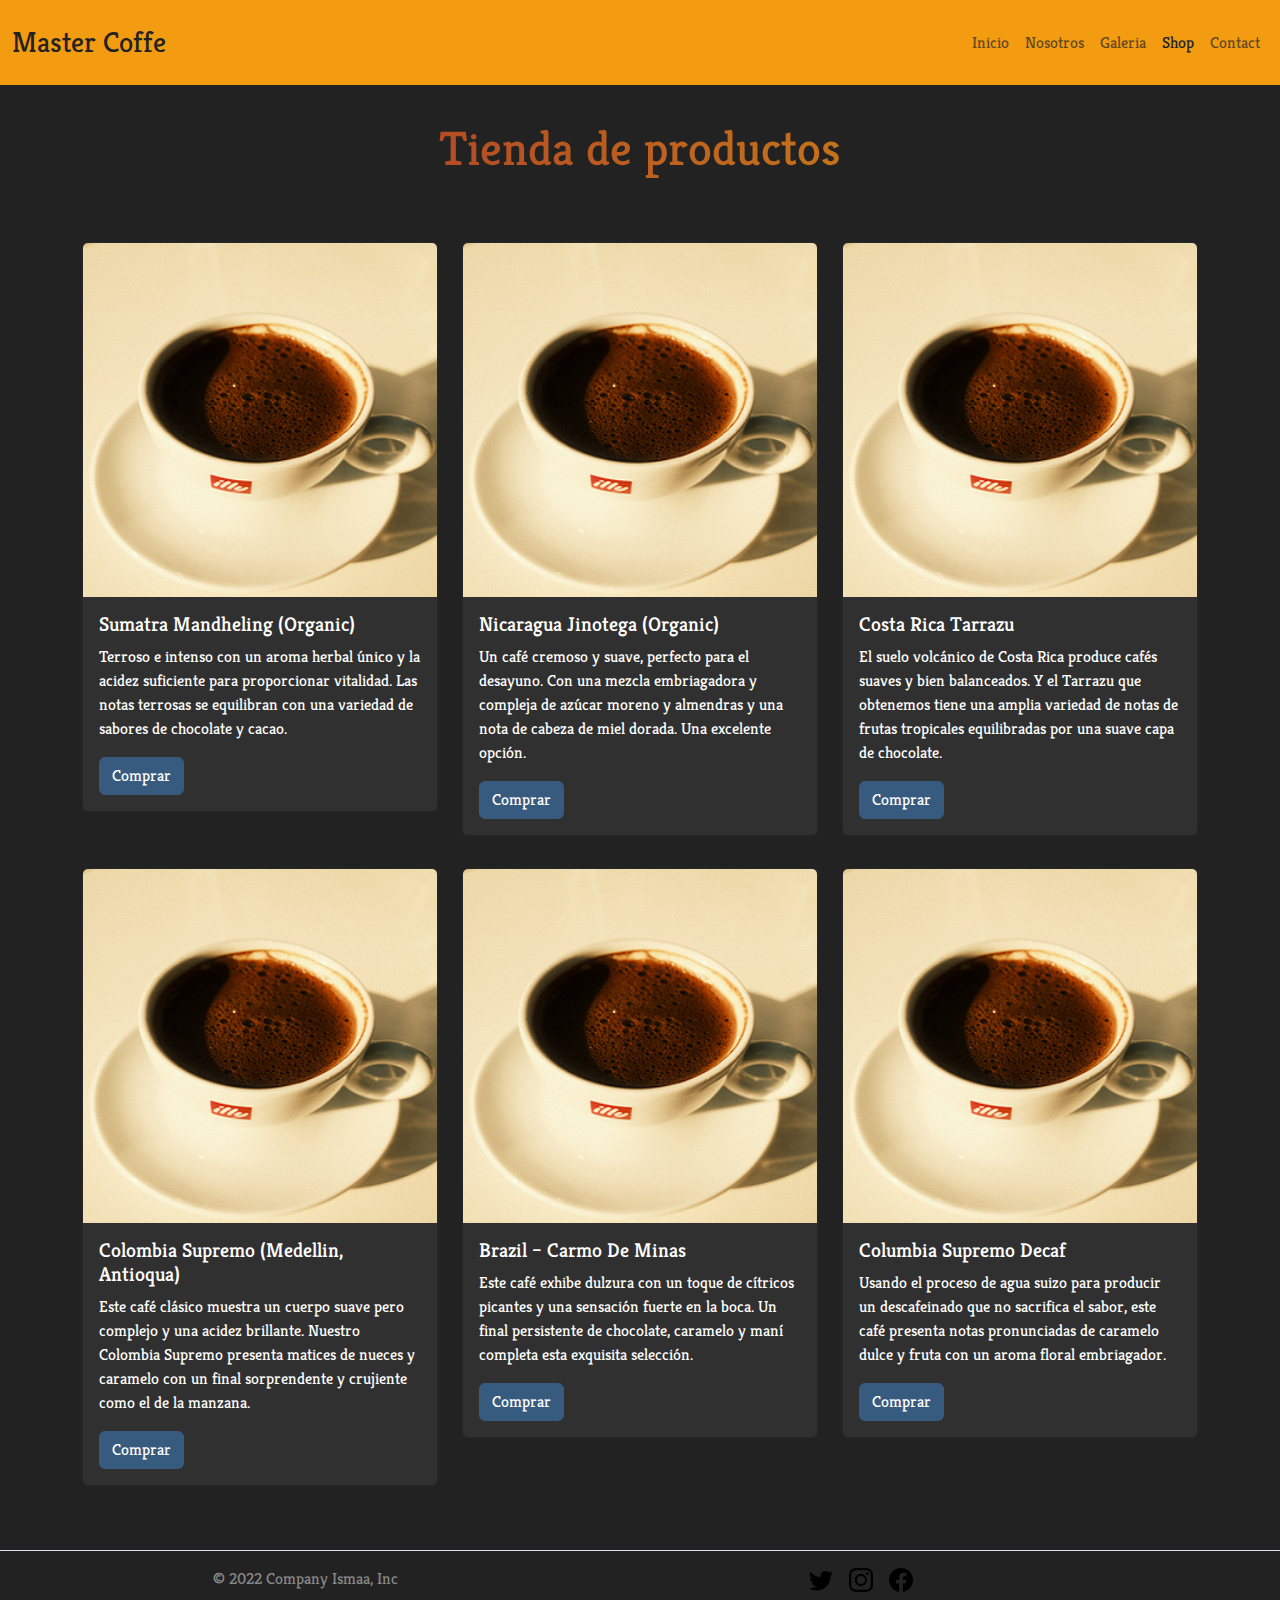
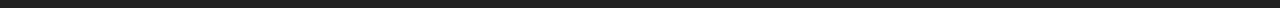
<file: pages/shop.html>
<!DOCTYPE html>
<html lang="es">
  <head>
    <meta charset="UTF-8" />
    <meta http-equiv="X-UA-Compatible" content="IE=edge" />
    <meta name="viewport" content="width=device-width, initial-scale=1.0" />
    <link rel="shortcut icon" href="../images/pngwing.com.png" type="image/x-icon"/>
    <link rel="preconnect" href="https://fonts.googleapis.com">
    <link rel="preconnect" href="https://fonts.gstatic.com" crossorigin>
    <link href="https://fonts.googleapis.com/css2?family=Kreon:wght@300;400;500;600;700&display=swap" rel="stylesheet"> 
    <title>Shop</title>
    <!--Bootstrap-->
    <link
      href="https://cdn.jsdelivr.net/npm/bootstrap@5.2.3/dist/css/bootstrap.min.css"
      rel="stylesheet"
      integrity="sha384-rbsA2VBKQhggwzxH7pPCaAqO46MgnOM80zW1RWuH61DGLwZJEdK2Kadq2F9CUG65"
      crossorigin="anonymous"/>
    <link rel="stylesheet" href="../css/main.css" />
    <link rel="stylesheet" href="../css/bootstrap.min.css" />
  </head>
  <body>
    <!--Iconos vectoriales-->
    <svg xmlns="http://www.w3.org/2000/svg" style="display: none;">            
        <symbol id="facebook" viewBox="0 0 16 16">
          <path d="M16 8.049c0-4.446-3.582-8.05-8-8.05C3.58 0-.002 3.603-.002 8.05c0 4.017 2.926 7.347 6.75 7.951v-5.625h-2.03V8.05H6.75V6.275c0-2.017 1.195-3.131 3.022-3.131.876 0 1.791.157 1.791.157v1.98h-1.009c-.993 0-1.303.621-1.303 1.258v1.51h2.218l-.354 2.326H9.25V16c3.824-.604 6.75-3.934 6.75-7.951z"/>
        </symbol>
        <symbol id="instagram" viewBox="0 0 16 16">
            <path d="M8 0C5.829 0 5.556.01 4.703.048 3.85.088 3.269.222 2.76.42a3.917 3.917 0 0 0-1.417.923A3.927 3.927 0 0 0 .42 2.76C.222 3.268.087 3.85.048 4.7.01 5.555 0 5.827 0 8.001c0 2.172.01 2.444.048 3.297.04.852.174 1.433.372 1.942.205.526.478.972.923 1.417.444.445.89.719 1.416.923.51.198 1.09.333 1.942.372C5.555 15.99 5.827 16 8 16s2.444-.01 3.298-.048c.851-.04 1.434-.174 1.943-.372a3.916 3.916 0 0 0 1.416-.923c.445-.445.718-.891.923-1.417.197-.509.332-1.09.372-1.942C15.99 10.445 16 10.173 16 8s-.01-2.445-.048-3.299c-.04-.851-.175-1.433-.372-1.941a3.926 3.926 0 0 0-.923-1.417A3.911 3.911 0 0 0 13.24.42c-.51-.198-1.092-.333-1.943-.372C10.443.01 10.172 0 7.998 0h.003zm-.717 1.442h.718c2.136 0 2.389.007 3.232.046.78.035 1.204.166 1.486.275.373.145.64.319.92.599.28.28.453.546.598.92.11.281.24.705.275 1.485.039.843.047 1.096.047 3.231s-.008 2.389-.047 3.232c-.035.78-.166 1.203-.275 1.485a2.47 2.47 0 0 1-.599.919c-.28.28-.546.453-.92.598-.28.11-.704.24-1.485.276-.843.038-1.096.047-3.232.047s-2.39-.009-3.233-.047c-.78-.036-1.203-.166-1.485-.276a2.478 2.478 0 0 1-.92-.598 2.48 2.48 0 0 1-.6-.92c-.109-.281-.24-.705-.275-1.485-.038-.843-.046-1.096-.046-3.233 0-2.136.008-2.388.046-3.231.036-.78.166-1.204.276-1.486.145-.373.319-.64.599-.92.28-.28.546-.453.92-.598.282-.11.705-.24 1.485-.276.738-.034 1.024-.044 2.515-.045v.002zm4.988 1.328a.96.96 0 1 0 0 1.92.96.96 0 0 0 0-1.92zm-4.27 1.122a4.109 4.109 0 1 0 0 8.217 4.109 4.109 0 0 0 0-8.217zm0 1.441a2.667 2.667 0 1 1 0 5.334 2.667 2.667 0 0 1 0-5.334z"/>
        </symbol>
        <symbol id="twitter" viewBox="0 0 16 16">
          <path d="M5.026 15c6.038 0 9.341-5.003 9.341-9.334 0-.14 0-.282-.006-.422A6.685 6.685 0 0 0 16 3.542a6.658 6.658 0 0 1-1.889.518 3.301 3.301 0 0 0 1.447-1.817 6.533 6.533 0 0 1-2.087.793A3.286 3.286 0 0 0 7.875 6.03a9.325 9.325 0 0 1-6.767-3.429 3.289 3.289 0 0 0 1.018 4.382A3.323 3.323 0 0 1 .64 6.575v.045a3.288 3.288 0 0 0 2.632 3.218 3.203 3.203 0 0 1-.865.115 3.23 3.23 0 0 1-.614-.057 3.283 3.283 0 0 0 3.067 2.277A6.588 6.588 0 0 1 .78 13.58a6.32 6.32 0 0 1-.78-.045A9.344 9.344 0 0 0 5.026 15z"/>
        </symbol>
      </svg>
      <!--Fin Iconos vectoriales-->
  
      <!--Inicio Navbar-->      
      <div class="container-fluid menu">      
        <nav class="navbar navbar-expand-lg bg-warning fixed-top">
          <div class="container-fluid">
            <a class="navbar-brand" href="../index.html">Master Coffe</a>
            <button
              class="navbar-toggler"
              type="button"
              data-bs-toggle="collapse"
              data-bs-target="#navbarSupportedContent"
              aria-controls="navbarSupportedContent"
              aria-expanded="false"
              aria-label="Toggle navigation">
              <span class="navbar-toggler-icon"></span>
            </button>
            <div class="collapse navbar-collapse" id="navbarSupportedContent">
              <ul class="navbar-nav ms-auto mb-2 mb-lg-0">
                <li class="nav-item">
                  <a class="nav-link" aria-current="page" href="../index.html">Inicio</a>
                </li>
                <li class="nav-item">            
                  <a class="nav-link" href="nosotros.html">Nosotros</a>
                </li>
                <li class="nav-item">            
                    <a class="nav-link" href="galeria.html">Galeria</a>
                  </li>
                   <li class="nav-item">            
                    <a class="nav-link active" href="shop.html">Shop</a>
                  </li>
                  <li class="nav-item">            
                    <a class="nav-link" href="contact.html">Contact</a>
                  </li>                                                   
                </li>
              </ul>
            </div>
          </div>
        </nav>      
    </div>
      <!--Fin de la navbar-->
      <!--Inicio de las cards-->
      <div class="container">
        <h1 class="text-center animated-text mt-4">Tienda de productos</h1>
        <div class="row mt-5">
          <div class="col-12 col-md-4 my-3">
            <div class="card">
              <img src="../images/espresso.png" class="card-img-top img-fluid">
              <div class="card-body">
                <h5 class="card-title">Sumatra Mandheling (Organic)</h5>
                <p class="card-text">Terroso e intenso con un aroma herbal único y la acidez suficiente para proporcionar vitalidad. Las notas terrosas se equilibran con una variedad de sabores de chocolate y cacao.</p>
                <a href="#" class="btn btn-primary">Comprar</a>
              </div>
            </div>
          </div>
          <div class="col-12 col-md-4 my-3">
            <div class="card">
              <img src="../images/espresso.png" class="card-img-top img-fluid">
              <div class="card-body">
                <h5 class="card-title">Nicaragua Jinotega (Organic)</h5>
                <p class="card-text">Un café cremoso y suave, perfecto para el desayuno. Con una mezcla embriagadora y compleja de azúcar moreno y almendras y una nota de cabeza de miel dorada. Una excelente opción.</p>
                <a href="#" class="btn btn-primary">Comprar</a>
              </div>
            </div>
          </div>
          <div class="col-12 col-md-4 my-3">
            <div class="card">
              <img src="../images/espresso.png" class="card-img-top img-fluid">
              <div class="card-body">
                <h5 class="card-title">Costa Rica Tarrazu</h5>
                <p class="card-text">El suelo volcánico de Costa Rica produce cafés suaves y bien balanceados. Y el Tarrazu que obtenemos tiene una amplia variedad de notas de frutas tropicales equilibradas por una suave capa de chocolate.</p>
                <a href="#" class="btn btn-primary">Comprar</a>
              </div>
            </div>
          </div>
          <div class="col-12 col-md-4 my-3">
            <div class="card">
              <img src="../images/espresso.png" class="card-img-top img-fluid">
              <div class="card-body">
                <h5 class="card-title">Colombia Supremo (Medellin, Antioqua)</h5>
                <p class="card-text">Este café clásico muestra un cuerpo suave pero complejo y una acidez brillante. Nuestro Colombia Supremo presenta matices de nueces y caramelo con un final sorprendente y crujiente como el de la manzana.</p>
                <a href="#" class="btn btn-primary">Comprar</a>
              </div>
            </div>
          </div>
          <div class="col-12 col-md-4 my-3">
            <div class="card">
              <img src="../images/espresso.png" class="card-img-top">
              <div class="card-body">
                <h5 class="card-title">Brazil – Carmo De Minas</h5>
                <p class="card-text">Este café exhibe dulzura con un toque de cítricos picantes y una sensación fuerte en la boca. Un final persistente de chocolate, caramelo y maní completa esta exquisita selección.</p>
                <a href="#" class="btn btn-primary">Comprar</a>
              </div>
            </div>
          </div>
          <div class="col-12 col-md-4 my-3">
            <div class="card">
              <img src="../images/espresso.png" class="card-img-top">
              <div class="card-body">
                <h5 class="card-title">Columbia Supremo Decaf</h5>
                <p class="card-text">Usando el proceso de agua suizo para producir un descafeinado que no sacrifica el sabor, este café presenta notas pronunciadas de caramelo dulce y fruta con un aroma floral embriagador.</p>
                <a href="#" class="btn btn-primary">Comprar</a>
              </div>
            </div>
          </div>              
        </div>
      </div>
      <!--Fin de las cards-->

       <!--Inicio footer--> 
    <footer class="d-flex flex-wrap justify-content-center align-items-center py-3 my-4 border-top">
      <div class="col-md-4 d-flex align-items-center">      
        <span class="mb-3 mb-md-0 text-muted">&copy; 2022 Company Ismaa, Inc</span>
      </div>
        <ul class="nav col-md-4 justify-content-center list-unstyled d-flex">
        <li class="ms-3"><a class="text-muted" href="#"><svg class="bi" width="24" height="24"><use xlink:href="#twitter"/></svg></a></li>
        <li class="ms-3"><a class="text-muted" href="#"><svg class="bi" width="24" height="24"><use xlink:href="#instagram"/></svg></a></li>
        <li class="ms-3"><a class="text-muted" href="#"><svg class="bi" width="24" height="24"><use xlink:href="#facebook"/></svg></a></li>
      </ul>
    </footer>
    <!--Termina el footer-->
  
  <script src="https://cdn.jsdelivr.net/npm/bootstrap@5.2.3/dist/js/bootstrap.bundle.min.js"
        integrity="sha384-kenU1KFdBIe4zVF0s0G1M5b4hcpxyD9F7jL+jjXkk+Q2h455rYXK/7HAuoJl+0I4"
        crossorigin="anonymous">
      </script>     
      
  </body>
</html>
</file>
<file: css/main.css>
* {
  margin: 0;
  padding: 0;
}

.slide img {
  height: 55vh;
}
body {
  font-family: "Kreon", serif;
  padding-top: 4.5rem;
}
body,
html {
  height: 100%;
  margin: 0;
}

h1 {
  font-size: 50px;
}
.trs {
  animation: fadeIn 3s ease;
}

@keyframes fadeIn {
  0% {
    opacity: 0;
    filter: blur(20px);
  }

  10% {
    opacity: 1;
    filter: brightness(2) blur(10px);
  }
}
/** Quienes somos **/
.animated-text {
  font-size: 3rem;
  background: linear-gradient(90deg, brown, yellow, black) 0 0 / 400% 100%;
  animation: move-bg 4s infinite linear;
  color: transparent;
  -webkit-background-clip: text;
}

@keyframes move-bg {
  to {
    background-position: 400% 0;
  }
}
/** Fin de quienes somos **/
/** imagen hero **/
.hero-image {
  background-image: linear-gradient(rgba(0, 0, 0, 0.5), rgba(0, 0, 0, 0.5)),
    url("../images/pexels-antoni-shkraba-7175961.jpg");
  height: 50%;
  background-position: center;
  background-repeat: no-repeat;
  background-size: cover;
  position: relative;
}

.hero-text {
  text-align: center;
  position: absolute;
  top: 50%;
  left: 50%;
  transform: translate(-50%, -50%);
  color: white;
}

.hero-text button {
  border: none;
  outline: 0;
  display: inline-block;
  padding: 10px 25px;
  color: black;
  background-color: #ddd;
  text-align: center;
  cursor: pointer;
}

.hero-text button:hover {
  background-color: #555;
  color: white;
}
/** fin de la imagen hero **/

/** inicio imagen hero2 **/
.hero-image2 {
  background-image: linear-gradient(rgba(0, 0, 0, 0.5), rgba(0, 0, 0, 0.5)),
    url("../images/pexels-andrew-neel-2312369.jpg");
  height: 50%;
  background-position: center;
  background-repeat: no-repeat;
  background-size: cover;
  position: relative;
}

.hero-text2 {
  display: flex;
  align-items: center;
  justify-content: center;
  text-align: start;
  position: absolute;
  top: 50%;
  left: 50%;
  transform: translate(-50%, -50%);
  color: white;
}

.hero-text2 button {
  border: none;
  outline: 0;
  display: inline-block;
  padding: 10px 25px;
  color: black;
  background-color: #ddd;
  text-align: center;
  cursor: pointer;
}

.hero-text2 button:hover {
  background-color: #555;
  color: white;
}
.boton {
  text-decoration: none;
  color: white;
  font-size: 25px;
  border: 2px solid white;
  padding: 20px 30px;
  transition: all 0.3s;
  position: relative;
  overflow: hidden;
}

.boton:hover {
  background-color: rgb(4, 4, 4);
}

.boton:before {
  content: "";
  background-color: white;
  top: 0;
  left: 0;
  width: 100%;
  height: 2rem;
  position: absolute;
  transform: translatex(-100%) rotate(45deg);
  transition: all 0.3s;
}

.boton:hover:before {
  transform: translatex(100%) rotate(45deg);
}
/** formulario **/
.container {
  max-width: 1170px;
  margin-left: auto;
  margin-right: auto;
  padding: 1.5em;
}

ul {
  list-style: none;
  padding: 0;
}

.contact-wrapper {
  box-shadow: 0 0 20px 0 rgba(255, 255, 255, 0.3);
}

.contact-wrapper > * {
  padding: 1em;
}

.contact-form {
  background: #222222;
}

.contact-form form {
  display: grid;
  grid-template-columns: 1fr 1fr;
}

.contact-form form label {
  display: block;
}

.contact-form form p {
  margin: 0;
  padding: 1em;
}

.contact-form form .block {
  grid-column: 1 / 3;
}

.contact-form form button,
.contact-form form input,
.contact-form form textarea {
  width: 100%;
  padding: 0.7em;
  border: none;
  background: none;
  outline: 0;
  color: #fff;
  border-bottom: 1px solid #f39c12;
}

.contact-form form button {
  background: #f39c12;
  border: 0;
  text-transform: uppercase;
  padding: 1em;
}

.contact-form form button:hover,
.contact-form form button:focus {
  background: #d63031;
  color: #fff;
  transition: background-color 1s ease-out;
  outline: 0;
}

/* CONTACT INFO */
.contact-info {
  background: #000;
}

.contact-info h4,
.contact-info ul,
.contact-info p {
  text-align: center;
  margin: 0 0 1rem 0;
}

/* LARGE SIZE */
@media (min-width: 768px) {
  .contact-wrapper {
    display: grid;
    grid-template-columns: 2fr 1fr;
  }
  .contact-wrapper > * {
    padding: 2em;
  }
  .contact-info h4,
  .contact-info ul,
  .contact-info p {
    text-align: left;
  }
}
/** fin del formulario **/
</file>
